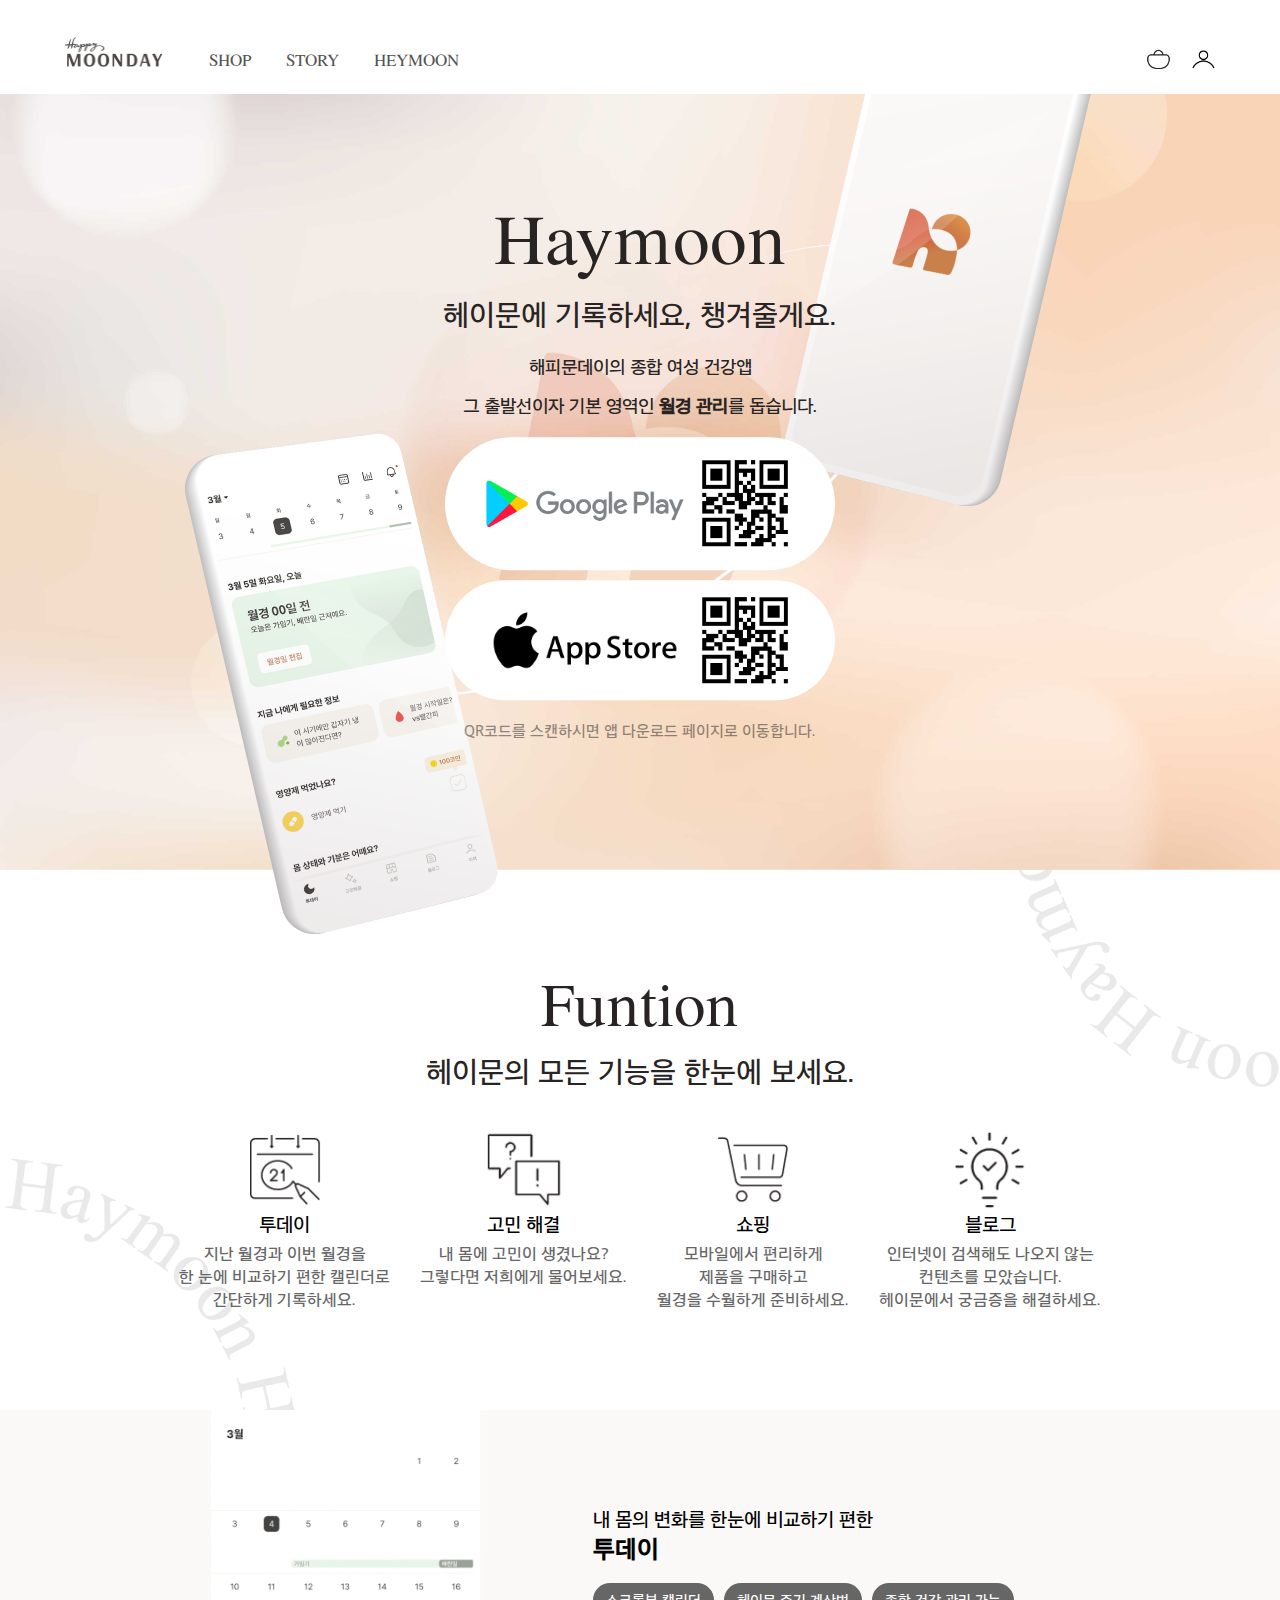
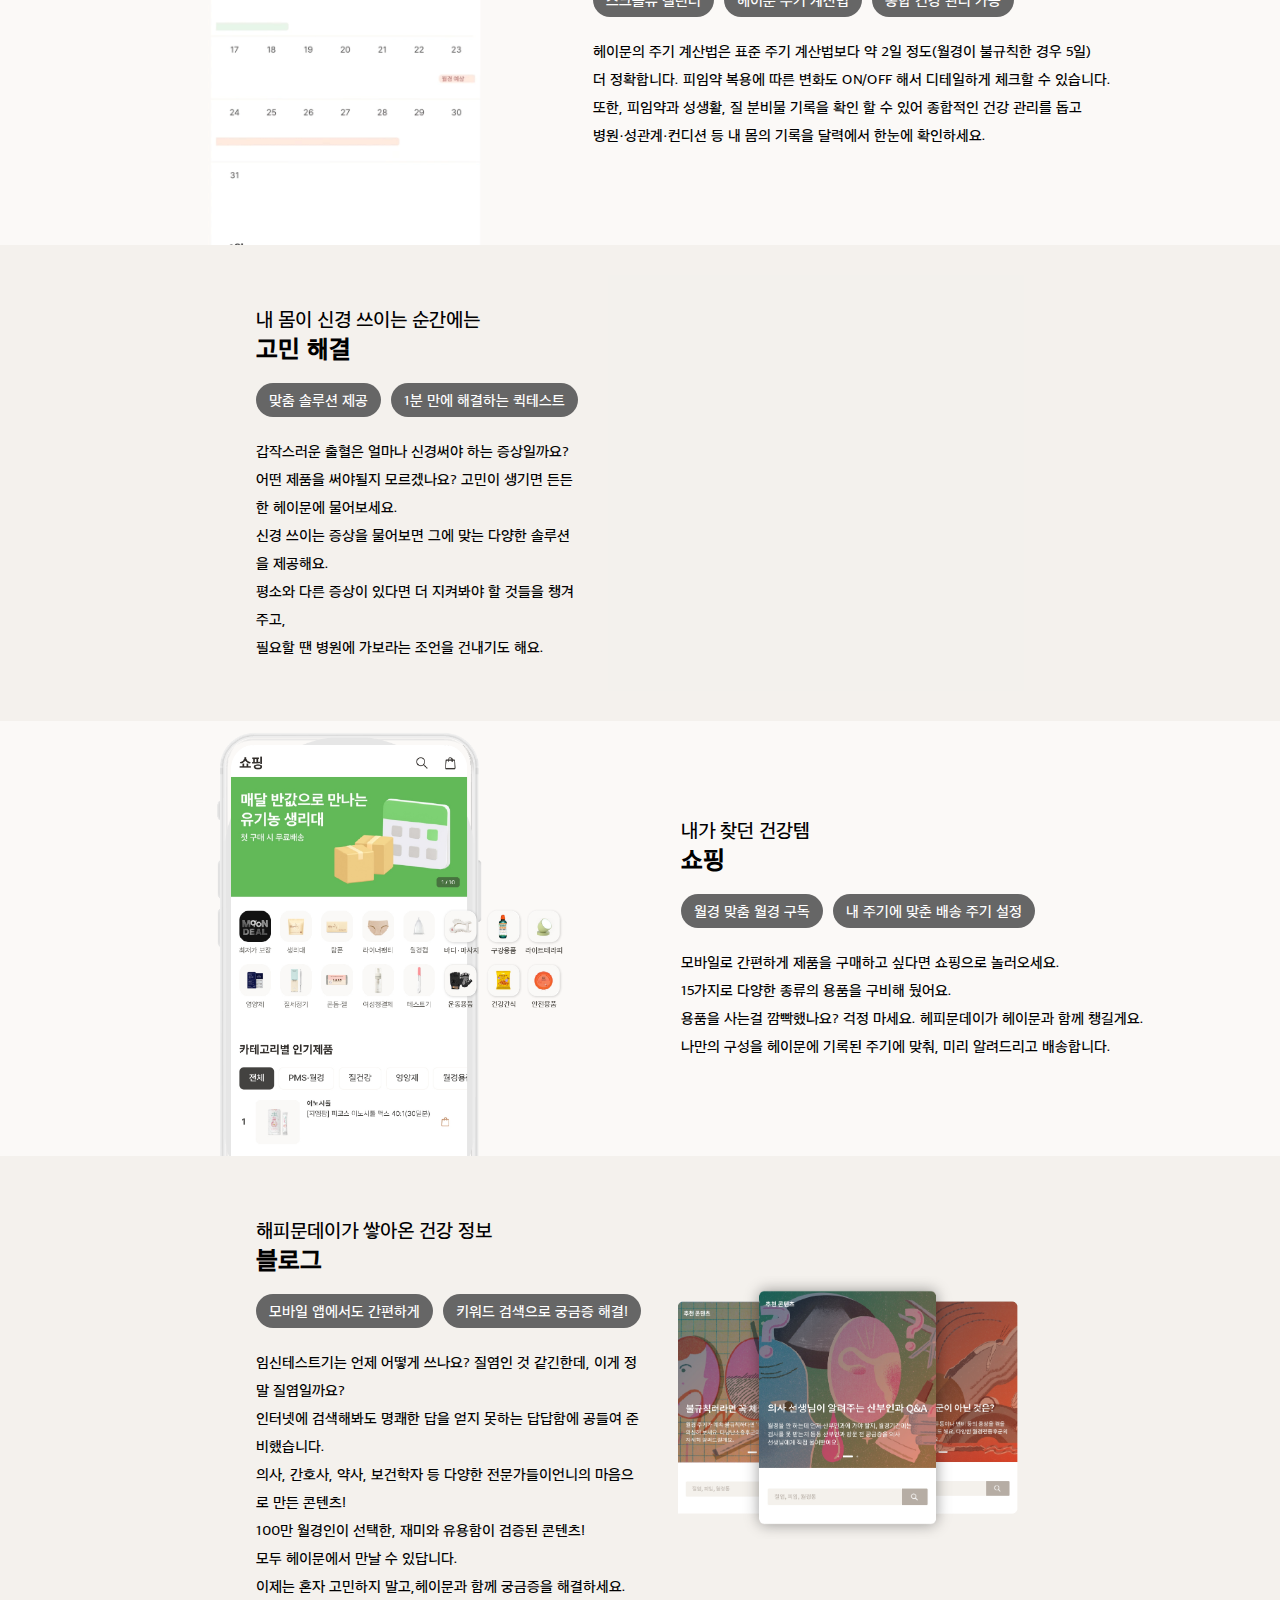
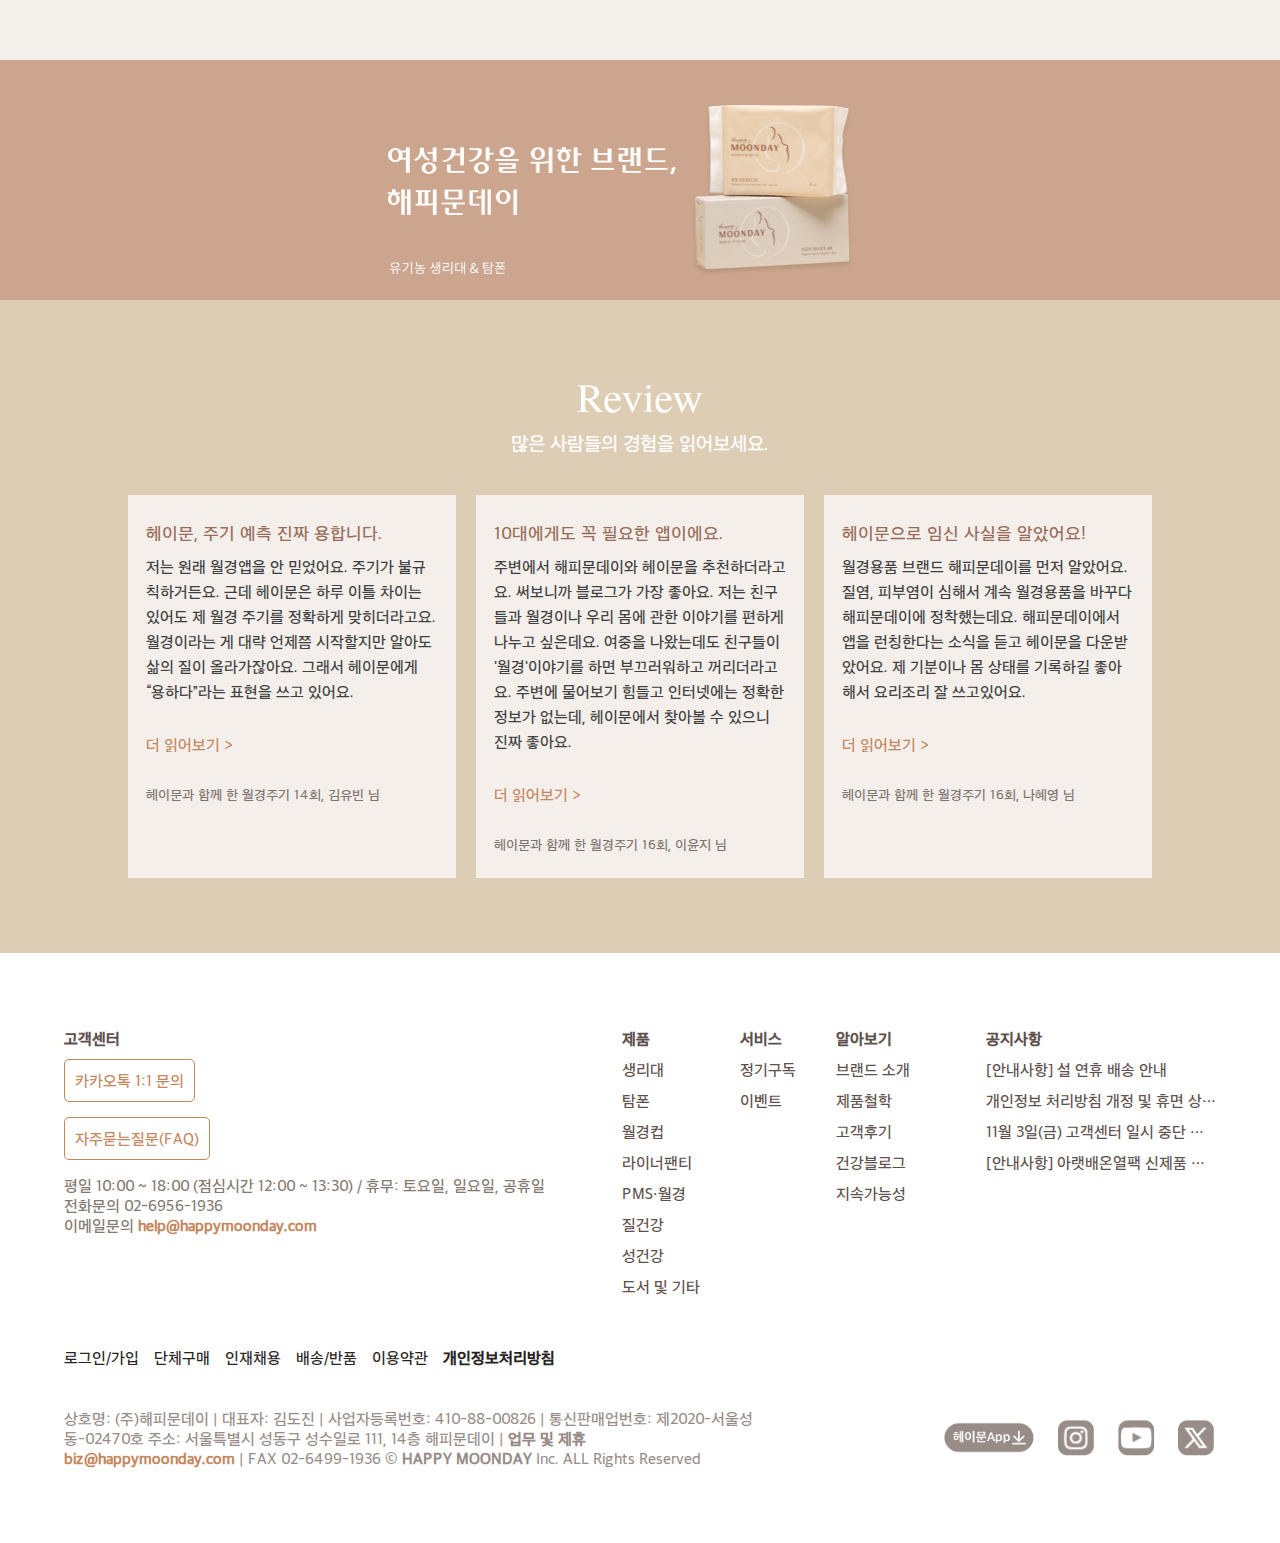
<file: index.html>
<!DOCTYPE html>
<html lang="ko">
<head>
    <meta charset="UTF-8">
    <meta name="viewport" content="width=device-width, initial-scale=1.0">
    <title>Heymoon</title>

    <link rel="stylesheet" href="style/style_mob.css">
    <link rel="stylesheet" href="style/style_tab.css">
    <link rel="stylesheet" href="style/style_pc.css">
    
    <link href="images/logo_m.png" rel="icon" type="image/png" sizes="32x32">
</head>
<body>
    <div id="wrapper">
        <header>
            <div class="wrap">
                <h1><a href="#"><img src="images/logo.png" alt="logo"></a></h1>
                <ul class="menu">
                    <li><a href="#">SHOP</a></li>
                    <li><a href="#">STORY</a></li>
                    <li><a href="#">HEYMOON</a></li>
                </ul>
                <div class="gnb">
                    <div class="con"><a href="#"><img src="images/header_sell.png" alt="장바구니 아이콘"></a></div>
                    <div class="con"><a href="#"><img src="images/header_me.png" alt="내정보 아이콘"></a></div>
                </div>
            </div>
        </header>

        <div class="banner">
            <div class="wrap">
                <div class="phone1"><img src="images/phone_right.png" alt="오른쪽"></div>
                <div class="phone2"><img src="images/phone_left.png" alt="왼쪽"></div>
                <div class="container">
                    <div class="text">
                        <h2>Haymoon</h2>
                        <h3>헤이문에 기록하세요, 챙겨줄게요.</h3>
                        <p>해피문데이의 종합 여성 건강앱</p>
                        <p>그 출발선이자 기본 영역인 <span>월경 관리</span>를 돕습니다.</p>
                    </div><!--text-->
                    <div class="qr">
                        <div class="con">
                            <a href="#">
                                <img class="code_logo" src="images/logo_google.webp" alt="구글플레이스토어 로고">
                                <img class="code" src="images/QR.png" alt="큐알코드">
                            </a>
                        </div>
                        <div class="con">
                            <a href="#">
                                <img class="code_logo" src="images/logo_app.png" alt="애플앱스토어 로고">
                                <img class="code" src="images/QR.png" alt="큐알코드">
                            </a>
                        </div>
                    </div><!--qr-->
                    <div class="guide m tab"><p>클릭하시면 앱 다운로드 페이지로 이동합니다.</p></div>
                    <div class="guide pc"><p>QR코드를 스캔하시면 앱 다운로드 페이지로 이동합니다.</p></div>
                </div>
            </div>
        </div><!--banner-->

        <div class="funtion">
            <div class="wrap">
                <div class="title">
                    <h3>Funtion</h3>
                    <p>헤이문의 모든 기능을 한눈에 보세요.</p>
                </div>
                <div class="con">
                    <div class="box">
                        <div class="img"><img src="images/Function_1.png" alt="달력 픽토그램"></div>
                        <div class="text">
                            <div class="tit">투데이</div>
                            <div class="txt">
                                지난 월경과 이번 월경을<br>
                                한 눈에 비교하기 편한 캘린더로<br class="tab pc"> 간단하게 기록하세요.
                            </div>
                        </div>
                    </div><!--box-->
                    <div class="box">
                        <div class="img"><img src="images/Function_2.png" alt="고민 픽토그램"></div>
                        <div class="text">
                            <div class="tit">고민 해결</div>
                            <div class="txt">
                                내 몸에 고민이 생겼나요?<br>
                                그렇다면 저희에게 물어보세요.
                            </div>
                        </div>
                    </div><!--box-->
                    <div class="box">
                        <div class="img"><img src="images/Function_3.png" alt="쇼핑 픽토그램"></div>
                        <div class="text">
                            <div class="tit">쇼핑</div>
                            <div class="txt">
                                모바일에서 편리하게<br class="tab pc"> 제품을 구매하고<br>
                                월경을 수월하게 준비하세요.
                            </div>
                        </div>
                    </div><!--box-->
                    <div class="box">
                        <div class="img"><img src="images/Function_4.png" alt="블로그 픽토그램"></div>
                        <div class="text">
                            <div class="tit">블로그</div>
                            <div class="txt">
                                인터넷이 검색해도 나오지 않는<br class="tab pc"> 컨텐츠를 모았습니다.<br>
                                헤이문에서 궁금증을 해결하세요.
                            </div>
                        </div>
                    </div><!--box-->
                </div><!--con-->
            </div>
        </div><!--funtion-->

        <div class="infor">
            <div class="wrap">
                <div class="box">
                    <div class="img"><img src="images/gif1.gif" alt="캘린더 안내 gif"></div>
                    <div class="text">
                        <div class="tit">
                            <p>내 몸의 변화를 한눈에 비교하기 편한</p>
                            <h4>투데이</h4>
                        </div>
                        <div class="keyword">
                            <div class="con">스크롤뷰 캘린더</div>
                            <div class="con">헤이문 주기 계산법</div>
                            <div class="con">종합 건강 관리 가능</div>
                        </div>
                        <div class="txt">
                            헤이문의 주기 계산법은 표준 주기 계산법보다 <br class="m">약 2일 정도(월경이 불규칙한 경우 5일)<br>
                            더 정확합니다. 피임약 복용에 따른 변화도<br class="m"> ON/OFF 해서 디테일하게 체크할 수 있습니다.<br>
                            또한, 피임약과 성생활, 질 분비물 기록을<br class="m"> 확인 할 수 있어 종합적인 건강 관리를 돕고<br>
                            병원·성관계·컨디션 등 내 몸의 기록을<br class="m"> 달력에서 한눈에 확인하세요.
                        </div>
                    </div><!--text-->
                </div><!--box-->
                <div class="box">
                    <div class="img"><img src="images/gif2.gif" alt="고민 해결 안내 gif"></div>
                    <div class="text">
                        <div class="tit">
                            <p>내 몸이 신경 쓰이는 순간에는</p>
                            <h4>고민 해결</h4>
                        </div>
                        <div class="keyword">
                            <div class="con">맞춤 솔루션 제공</div>
                            <div class="con">1분 만에 해결하는 퀵테스트</div>
                        </div>
                        <div class="txt">
                            갑작스러운 출혈은 얼마나 신경써야 하는 증상일까요?<br>
                            어떤 제품을 써야될지 모르겠나요? <br class="m">고민이 생기면 든든한 헤이문에 물어보세요.<br>
                            신경 쓰이는 증상을 물어보면 <br class="m">그에 맞는 다양한 솔루션을 제공해요.<br>
                            평소와 다른 증상이 있다면 <br class="m">더 지켜봐야 할 것들을 챙겨주고,<br>
                            필요할 땐 병원에 가보라는 조언을 건내기도 해요.
                        </div>
                    </div><!--text-->
                </div><!--box-->
                <div class="box">
                    <div class="img"><img src="images/shopping.png" alt="쇼핑 안내"></div>
                    <div class="text">
                        <div class="tit">
                            <p>내가 찾던 건강템</p>
                            <h4>쇼핑</h4>
                        </div>
                        <div class="keyword">
                            <div class="con">월경 맞춤 월경 구독</div>
                            <div class="con">내 주기에 맞춘 배송 주기 설정</div>
                        </div>
                        <div class="txt">
                            모바일로 간편하게 제품을 구매하고 싶다면 <br class="m">쇼핑으로 놀러오세요.<br>
                            15가지로 다양한 종류의 용품을 구비해 뒀어요.<br>
                            용품을 사는걸 깜빡했나요? 걱정 마세요.<br class="m"> 헤피문데이가 헤이문과 함께 챙길게요.<br>
                            나만의 구성을 헤이문에 기록된 주기에 맞춰, <br class="m">미리 알려드리고 배송합니다.
                        </div>
                    </div><!--text-->
                </div><!--box-->
                <div class="box">
                    <div class="img"><img src="images/blog.png" alt="블로그 안내"></div>
                    <div class="text">
                        <div class="tit">
                            <p>해피문데이가 쌓아온 건강 정보</p>
                            <h4>블로그</h4>
                        </div>
                        <div class="keyword">
                            <div class="con">모바일 앱에서도 간편하게</div>
                            <div class="con">키워드 검색으로 궁금증 해결!</div>
                        </div>
                        <div class="txt">
                            임신테스트기는 언제 어떻게 쓰나요?<br class="m"> 질염인 것 같긴한데, 이게 정말 질염일까요?<br>
                            인터넷에 검색해봐도 명쾌한 답을 얻지 못하는 답답함에 공들여 준비했습니다.<br>
                            의사, 간호사, 약사, 보건학자 등 다양한 전문가들이<br class="m">언니의 마음으로 만든 콘텐츠!<br>
                            100만 월경인이 선택한, 재미와 유용함이 검증된 콘텐츠!<br>
                            모두 헤이문에서 만날 수 있답니다.<br>
                            이제는 혼자 고민하지 말고,<br class="m">헤이문과 함께 궁금증을 해결하세요.
                        </div>
                    </div><!--text-->
                </div><!--box-->
            </div>
        </div><!--infor-->

        <div class="brand">
            <div class="wrap">
                <div class="img"><img src="images/brand.png" alt="브랜드 소개 이미지"></div>
            </div>
        </div>

        <div class="review">
            <div class="wrap">
                <div class="title">
                    <h3>Review</h3>
                    <p>많은 사람들의 경험을 읽어보세요.</p>
                </div>
                <div class="container">
                    <div class="box">
                        <div class="tit">헤이문, 주기 예측 진짜 용합니다.</div>
                        <div class="content">
                            저는 원래 월경앱을 안 믿었어요. 주기가 불규칙하거든요.
                            근데 헤이문은 하루 이틀 차이는 있어도 제 월경 주기를 정확하게 맞히더라고요.
                            월경이라는 게 대략 언제쯤 시작할지만 알아도 삶의 질이 올라가잖아요.
                            그래서 헤이문에게 “용하다”라는 표현을 쓰고 있어요.
                        </div>
                        <div class="link"><a href="#">더 읽어보기 ></a></div>
                        <div class="user">헤이문과 함께 한 월경주기 14회, 김유빈 님</div>
                    </div>
                    <div class="box">
                        <div class="tit">10대에게도 꼭 필요한 앱이에요.</div>
                        <div class="content">
                            주변에서 해피문데이와 헤이문을 추천하더라고요. 
                            써보니까 블로그가 가장 좋아요. 저는 친구들과 월경이나
                            우리 몸에 관한 이야기를 편하게 나누고 싶은데요.
                            여중을 나왔는데도 친구들이 '월경'이야기를 하면 부끄러워하고 꺼리더라고요.
                            주변에 물어보기 힘들고 인터넷에는 정확한 정보가 없는데,
                            헤이문에서 찾아볼 수 있으니 진짜 좋아요.                            </div>
                        <div class="link"><a href="#">더 읽어보기 ></a></div>
                        <div class="user">헤이문과 함께 한 월경주기 16회, 이윤지 님</div>
                    </div>
                    <div class="box">
                        <div class="tit">헤이문으로 임신 사실을 알았어요!</div>
                        <div class="content">
                            월경용품 브랜드 해피문데이를 먼저 알았어요.
                            질염, 피부염이 심해서 계속 월경용품을 바꾸다 해피문데이에 정착했는데요.
                            해피문데이에서 앱을 런칭한다는 소식을 듣고 헤이문을 다운받았어요.
                            제 기분이나 몸 상태를 기록하길 좋아해서 요리조리 잘 쓰고있어요.
                            </div>
                        <div class="link"><a href="#">더 읽어보기 ></a></div>
                        <div class="user">헤이문과 함께 한 월경주기 16회, 나혜영 님</div>
                    </div>
                </div><!--container-->
            </div><!--wrap-->
        </div><!--review-->

        <footer>
            <div class="wrap">
                <div class="first">
                    <div class="customer">
                        <div class="tit">고객센터</div>
                        <div class="btn">
                            <div class="box"><a href="#">카카오톡 1:1 문의</a></div>
                            <div class="box"><a href="#">자주묻는질문(FAQ)</a></div>
                        </div>
                        <div class="notion">
                            평일 10:00 ~ 18:00 (점심시간 12:00 ~ 13:30) / 휴무: 토요일, 일요일, 공휴일<br>
                            전화문의 02-6956-1936   <br>이메일문의 <a href="#">help@happymoonday.com</a>
                        </div>
                    </div><!--customer-->
                    <div class="all_menu">
                        <div class="box">
                            <div class="tit">제품</div>
                            <ul>
                                <li><a href="#">생리대</a></li>
                                <li><a href="#">탐폰</a></li>
                                <li><a href="#">월경컵</a></li>
                                <li><a href="#">라이너팬티</a></li>
                                <li><a href="#">PMS·월경</a></li>
                                <li><a href="#">질건강</a></li>
                                <li><a href="#">성건강</a></li>
                                <li><a href="#">도서 및 기타</a></li>
                            </ul>
                        </div>
                        <div class="box">
                            <div class="tit">서비스</div>
                            <ul>
                                <li><a href="#">정기구독</a></li>
                                <li><a href="#">이벤트</a></li>
                            </ul>
                        </div>
                        <div class="box">
                            <div class="tit">알아보기</div>
                            <ul>
                                <li><a href="#">브랜드 소개</a></li>
                                <li><a href="#">제품철학</a></li>
                                <li><a href="#">고객후기</a></li>
                                <li><a href="#">건강블로그</a></li>
                                <li><a href="#">지속가능성</a></li>
                            </ul>
                        </div>
                    </div><!--all-->
                    <div class="alarm">
                        <div class="tit">공지사항</div>
                        <ul>
                            <li><a href="#">[안내사항] 설 연휴 배송 안내</a></li>
                            <li><a href="#">개인정보 처리방침 개정 및 휴면 상태 해제 안내</a></li>
                            <li><a href="#">11월 3일(금) 고객센터 일시 중단 안내</a></li>
                            <li><a href="#">[안내사항] 아랫배온열팩 신제품 출시 및 변경사항</a></li>
                        </ul>
                    </div>
                </div><!--frist-->
                <div class="second">
                    <ul>
                        <li><a href="#">로그인/가입</a></li>
                        <li><a href="#">단체구매</a></li>
                        <li><a href="#">인재채용</a></li>
                        <li><a href="#">배송/반품</a></li>
                        <li><a href="#">이용약관</a></li>
                        <li><a href="#">개인정보처리방침</a></li>
                    </ul>
                </div>
                <div class="third">
                    <div class="copy">
                        상호명: (주)해피문데이 | 대표자: 김도진 | 사업자등록번호: 410-88-00826 | 통신판매업번호: 제2020-서울성동-02470호
                        주소: 서울특별시 성동구 성수일로 111, 14층 해피문데이 | <span>업무 및 제휴 <a href="#">biz@happymoonday.com</a></span> | FAX 02-6499-1936
                        © <span>HAPPY MOONDAY</span> Inc. ALL Rights Reserved
                    </div>
                    <div class="sns">
                        <div class="con"><a href="#"><img src="images/app_down.png" alt="앱다운"></a></div>
                        <div class="con"><a href="#"><img src="images/sns_i.png" alt="인스타그램"></a></div>
                        <div class="con"><a href="#"><img src="images/sns_y.png" alt="유튜브"></a></div>
                        <div class="con"><a href="#"><img src="images/sns_x.png" alt="트위터"></a></div>
                    </div>
                </div>
            </div><!--wrap-->
        </footer>
    </div><!--wrapper-->
</body>
</html>
</file>
<file: style/style_mob.css>
*{margin: 0; padding: 0;background-repeat: no-repeat; box-sizing: border-box;}
ul, ol{list-style: none;}
a{text-decoration: none; color: inherit;}
img{display: block; max-width: 100%;}
button{background-color: transparent; border: none; cursor: pointer;}
input{background-color: transparent; border: none;}

.tab{display: none;}
.pc{display: none;}
.m{display: block;}

#wrapper{min-width: 320px; background-color: white;}

@font-face{
    font-family: "times";
    src: url(../font/TimesNewerRoman/TimesNewerRoman-Bold.otf) format("opentype");
    src: url(../font/TimesNewerRoman/TimesNewerRoman-BoldItalic.otf) format("opentype");
    src: url(../font/TimesNewerRoman/TimesNewerRoman-Italic.otf) format("opentype");
    src: url(../font/TimesNewerRoman/TimesNewerRoman-Regular.otf) format("opentype");
}

@font-face{
    font-family: "apple";
    src: url(../font/AppleSDGothicNeo/AppleSDGothicNeoB.ttf) format("truetype");
    src: url(../font/AppleSDGothicNeo/AppleSDGothicNeoEB.ttf) format("truetype");
    src: url(../font/AppleSDGothicNeo/AppleSDGothicNeoH.ttf) format("truetype");
    src: url(../font/AppleSDGothicNeo/AppleSDGothicNeoL.ttf) format("truetype");
    src: url(../font/AppleSDGothicNeo/AppleSDGothicNeoM.ttf) format("truetype");
}

header{background-color: white; width: 100%; position: fixed; left: 0; top: 0; z-index: 100;} 
header .wrap{
    width: 90%;
    margin: 10px auto;
    display: flex;
    align-items: center;
}
header .wrap h1{margin-top: 10px;}
header .wrap h1 a{display: block; width: 100px;}
header .wrap h1 img{width: 160px;}
header .wrap .menu{
    display: flex;
    color: #535353;
    font-size: 14px;
    font-family: "times";
    margin-top: 30px;
    margin-left: auto;
}
header .wrap .menu li{padding: 0 5px;}
header .wrap .menu li:hover{color: #c5875d;}
header .wrap .gnb{display: flex; gap: 10px; margin-left: auto; margin-top: 25px;}
header .wrap .gnb .con a{display: block; width: 25px;}
header .wrap .gnb .con img{width: 30px;}

.banner{margin-top: 70px;}
.banner .wrap{
    width: 100%;
    height: 500px;
    position: relative;
    background-image: url(../images/Banner_m.jpg);
    background-size: cover;
    background-position: center center;
    padding: 105px 0;
    color: #282423;
}
@keyframes fadeInLeft{
    0% {
        opacity: 0;
        transform: translate3d(-100%, 0, 0);
    }
    to {
        opacity: 1;
        transform: translateZ(0);
    }
}
@keyframes fadeInRight{
    0% {
        opacity: 0;
        transform: translate3d(100%, 0, 0);
    }
    to {
        opacity: 1;
        transform: translateZ(0);
    }
}
.banner .wrap .phone1{position: absolute; top: -8%; right: 1%; z-index: 1; animation: fadeInRight 1s;}
.banner .wrap .phone1 img{width: 150px;}
.banner .wrap .phone2{position: absolute; bottom: -8%; left: 2%; z-index: 1; animation: fadeInLeft 1s;}
.banner .wrap .phone2 img{width: 150px;}
.banner .wrap .container{z-index: 5; position: absolute; left: 50%; top: 50%; transform: translate(-50%, -50%);}
.banner .wrap .text{text-align: center; margin-bottom: 20px; white-space: nowrap; }
.banner .wrap .text h2{font-size: 45px; font-family: "times"; font-weight: 100;}
.banner .wrap .text h3{margin-bottom: 20px; font-size: 23px; font-family: "apple"; font-weight: 100;}
.banner .wrap .text p{margin-bottom: 14px; font-size: 16px; font-family: "apple"; font-weight: 100;}
.banner .wrap .text p span{font-weight: bold;}
.banner .wrap .qr{display: flex; flex-direction: column; gap: 10px; align-items: center; margin-bottom: 20px;}
.banner .wrap .qr .con a{
    display: inline-block;
    padding: 10px 40px 10px 40px;
    background-color: white;
    border-radius: 100px;
}
.banner .wrap .qr .con a img{width: 100px; margin: 0 auto;}
.banner .wrap .qr .con a .code{display: none;}
.banner .wrap .guide{text-align: center; font-family: "apple"; font-weight: 100%; opacity: 50%;}
.banner .wrap .guide p{font-size: 16px;}


.funtion{
    width: 100%;
    background-image: url(../images/Function_bg_m.jpg);
    background-size: cover;
    background-position: center center;
}
.funtion .wrap{
    width: 90%;
    margin: 0 auto;
    padding: 75px 0;
    display: flex;
    flex-direction: column;
    align-items: center;
}
.funtion .wrap .title{color: #282423; text-align: center; margin-bottom: 40px;}
.funtion .wrap .title h3{font-size: 40px; font-family: "times"; font-weight: 100;}
.funtion .wrap .title p{font-size: 20px; font-family: "apple"; font-weight: 100;}
.funtion .wrap .con .box{display: flex; gap: 20px; margin-bottom: 20px;}
.funtion .wrap .con .box:last-child{margin-bottom: 0;}
.funtion .wrap .con .box .img{width: 40px;}
.funtion .wrap .con .box .img img{width: 100%;}
.funtion .wrap .con .box .text{font-family: "apple";}
.funtion .wrap .con .box .tit{font-size: 20px; margin-bottom: 5px;}
.funtion .wrap .con .box .txt{font-size: 15px; color: #666;}


.infor .wrap{width: 100%;}
.infor .wrap .box{width: 100%; background-color: #fbf9f7;}
.infor .wrap .box:nth-child(even){background-color: #f4f1ed;}
.infor .wrap .box .img{width: 100%; margin: 0 auto;}
.infor .wrap .box .img img{width: 400px; margin: 0 auto;}
.infor .wrap .box:nth-child(3) .img{width: 400px; margin: 0 auto; padding-top: 50px;}
.infor .wrap .box:nth-child(4) .img{width: 100%; margin: 0 auto; padding-top: 50px;}
.infor .wrap .box:nth-child(4) .img img{width: 500px; margin: 0 auto;}
.infor .wrap .box .text{text-align: center; font-family: "apple"; padding: 50px 0; width: 90%; margin: 0 auto;}
.infor .wrap .box .text .tit{margin-bottom: 20px;}
.infor .wrap .box .text .tit p{font-size: 20px; font-weight: 100; margin-bottom: 1;}
.infor .wrap .box .text .tit h4{font-size: 25px;}
.infor .wrap .box .keyword{display: flex; justify-content: center; gap: 10px; margin-bottom: 20px; font-size: 15px;}
.infor .wrap .box .keyword .con{background-color: #666; font-weight: 100; padding: 7px 13px; color: white; border-radius: 99px;} 
.infor .wrap .box .txt{font-size: 16px; line-height: 31px;}

.brand .wrap{width: 100%; background-color: #cba58d;}
.brand .wrap .img{width: 100%; margin: 0 auto;}
.brand .wrap .img img{width: 562px; margin: 0 auto;}

.review{width: 100%; background-color: #decdb5;}
.review .wrap{padding: 75px 0;}
.review .wrap .title{color: white; text-align: center; margin-bottom: 40px;}
.review .wrap .title h3{font-size: 40px; font-family: "times"; font-weight: 100;}
.review .wrap .title p{font-size: 20px; font-family: "apple"; font-weight: 100;}
.review .wrap .container .box{
    width: 80%;
    margin: 0 auto;
    margin-bottom: 20px;
    background-color: #f4efeb;
    font-family: "apple";
    padding: 25px 18px 25px 18px;
    font-size: 16px;
}
.review .wrap .container .box .tit{font-size: 18px; margin-bottom: 10px; color: #986c58;}
.review .wrap .container .box .content{margin-bottom: 30px; color: #3f3f3f; line-height: 25px;}
.review .wrap .container .box .link{margin-bottom: 30px; color: #c5875d;}
.review .wrap .container .box .link:hover{text-decoration: underline;}
.review .wrap .container .box .user{font-size: 14px; color: #7c746e;}

footer{width: 100%; background-color: white;}
footer .wrap{width: 90%; margin: 0 auto; padding: 75px 0; font-family: "apple"; color: #5e514d; font-weight: 100; font-size: 14px;}
footer .wrap .first{display: flex; flex-direction: column; margin-bottom: 40px;}
footer .wrap .first .customer{padding-bottom: 40px; order: 1;}
footer .wrap .first .customer .tit{font-weight: bold; margin-bottom: 10px;}
footer .wrap .first .customer .btn .box{color: #c5875d;}
footer .wrap .first .customer .btn .box a{
    display: inline-block;
    padding: 10px 10px;
    border: 1px solid #c5875d;
    border-radius: 5px;
    margin-bottom: 15px;
}
footer .wrap .first .customer .notion{color: #83786f; line-height: 20px;}
footer .wrap .first .customer .notion a{color: #c5875d; font-weight: bold;}
footer .wrap .first .customer .notion a:hover{color: #83786f;}
footer .wrap .first .all_menu{display: flex; gap: 30px; white-space: nowrap; justify-content: space-between; order: 3;}
footer .wrap .first .all_menu .box .tit{font-weight: bold; margin-bottom: 10px;}
footer .wrap .first .all_menu .box ul li{margin-bottom: 10px;}
footer .wrap .first .alarm{order: 2;}
footer .wrap .first .alarm .tit{font-weight: bold; margin-bottom: 10px;}
footer .wrap .first .alarm ul li{
    margin-bottom: 10px;
    white-space: nowrap;
    overflow: hidden;
    text-overflow: ellipsis;
    width: 230px;
}

footer .wrap .second{margin-bottom: 40px; color: #282423;}
footer .wrap .second ul{display: flex; gap: 15px; align-content:flex-start; flex-wrap:wrap; overflow:auto;}
footer .wrap .second ul li{white-space: nowrap;}
footer .wrap .second ul li:last-child{font-weight: bold;}

footer .wrap .third .copy{margin-bottom: 20px; color: #978C87; line-height: 20px;}
footer .wrap .third .copy span{font-weight: bold;}
footer .wrap .third .copy a{color: #c5875d;}
footer .wrap .third .copy a:hover{color: #978C87;}
footer .wrap .third .sns{display: flex; gap: 20px;}
footer .wrap .third .sns .con img{width: 40px;}
footer .wrap .third .sns .con:first-child{display: flex; align-items: center;}
footer .wrap .third .sns .con:first-child img{width: 94px;}

/*mobile 밑줄*/
footer .wrap .first .customer{
    border-bottom: 1px solid #F4F1ED;
}
footer .wrap .first .alarm{
    padding: 40px 0 40px 0;
    border-bottom: 1px solid #F4F1ED;
}
footer .wrap .first .all_menu{
    padding: 40px 0 40px 0;
    border-bottom: 1px solid #F4F1ED;
}
</file>
<file: style/style_tab.css>
@media (min-width: 1190px)  {
    .infor .wrap .box{
        width: 80%;
        margin: 0 auto;
        display: flex;
        gap: 30px;
    }
    .infor .wrap .box .img{width: 120%; display: flex; align-items: center;}
    .infor .wrap .box .img img{width: 100%;}
    .infor .wrap .box:nth-child(even){flex-direction: row-reverse; width: 100%; padding: 10px 20%;}
    .infor .wrap .box:first-child .img{width: 70%; margin: unset;}
    .infor .wrap .box:nth-child(3) .img{width: 100%; margin: unset;  padding-top: unset;}
    .infor .wrap .box:nth-child(3) .img img{width: 70%; height: unset;}
    .infor .wrap .box:nth-child(4) .img{padding-top: unset; margin: unset;}
    .infor .wrap .box .text{text-align: left; font-family: "apple"; padding: 50px 0; display: flex; flex-direction: column; justify-content: center;}
    .infor .wrap .box .text .tit{margin-bottom: 20px;}
    .infor .wrap .box .text .tit p{font-size: 20px; font-weight: 100; margin-bottom: 1;}
    .infor .wrap .box .text .tit h4{font-size: 25px;}
    .infor .wrap .box .keyword{white-space: nowrap; justify-content: left;}
    .infor .wrap .box .keyword .con{background-color: #666; font-weight: 100; padding: 7px 13px; color: white; border-radius: 99px;} 
    .infor .wrap .box .txt{font-size: 15px; line-height: 28px;}
}
@media (min-width: 770px)  {
    .m{display: none;}
    .pc{display: none;}
    .tab{display: block;}

    header .wrap{
        width: 90%;
        margin: 20px auto;
        display: flex;
        align-items: center;
    }
    header .wrap h1 img{width: 160px;}
    header .wrap .menu{
        display: flex;
        color: #535353;
        font-size: 17px;
        gap: 25px;
        font-family: "times";
        margin: 30px 0 0 40px;
    }
    header .wrap .menu li:hover{color: #c5875d;}
    header .wrap .gnb{display: flex; gap: 20px; margin-left: auto; margin-top: 25px;}
    header .wrap .gnb .con img{width: 30px;}
    

    .banner .wrap{
        height: 650px;
        background-image: url(../images/Banner_tab.jpg);
    }
    .banner .wrap .phone1{position: absolute; top: -8%; right: 5%; z-index: 1;}
    .banner .wrap .phone1 img{width: 300px;}
    .banner .wrap .phone2{position: absolute; bottom: -8%; left: 5%; z-index: 1;}
    .banner .wrap .phone2 img{width: 300px;}

    .funtion{
        width: 100%;
        background-image: url(../images/Function_bg_pc.png);
        background-size: cover;
        background-position: center center;
        padding: 100px 0;
    }
    .funtion .wrap{
        width: 80%;
        margin: 0 auto;
        display: unset;
        background-image: unset;
        background-size: unset;
        background-position: unset;
    }
    .funtion .wrap .title h3{font-size: 60px;}
    .funtion .wrap .title p{font-size: 30px; font-weight: 100;}
    .funtion .wrap .con{display: flex; justify-content: center;}
    .funtion .wrap .con .box{
        display: flex;
        flex-direction: column;
        align-items: center;
        gap: unset;
        margin-bottom: unset;
        margin-right: 30px;
    }
    .funtion .wrap .con .box:last-child{margin-bottom: unset; margin-right: 0;}
    .funtion .wrap .con .box .text{font-family: "apple"; text-align: center;}
    .funtion .wrap .con .box .tit{font-size: 20px; margin-bottom: 5px;}
    .funtion .wrap .con .box .txt{font-size: 17px; color: #666;}
    .funtion .wrap .con .box .img{width: 80px;}
    .funtion .wrap .con .box .img img{width: 100%;}

    .infor .wrap{width: 100%; background-color: #fbf9f7;}

    .review .wrap .container{
        display: flex;
        gap: 20px;
        width: 90%;
        margin: 0 auto;
    }
    .review .wrap .container .box{
        width: 80%;
        margin: 0 auto;
        margin-bottom: unset;
        background-color: #f4efeb;
        font-family: "apple";
        padding: 25px 18px 25px 18px;
        font-size: 16px;
    }
    .review .wrap .container .box .tit{font-size: 18px; margin-bottom: 10px; color: #986c58;}
    .review .wrap .container .box .content{margin-bottom: 30px; color: #3f3f3f; line-height: 25px;}
    .review .wrap .container .box .link{margin-bottom: 30px; color: #c5875d;}
    .review .wrap .container .box .link:hover{text-decoration: underline;}
    .review .wrap .container .box .user{font-size: 14px; color: #7c746e;}

    footer .wrap{width: 90%; font-size: 16px;}
    footer .wrap .first{flex-direction: unset; gap: 20px;}
    footer .wrap .first .customer{padding-bottom: 40px; order: unset;}
    footer .wrap .first .customer .tit{font-weight: bold; margin-bottom: 10px;}
    footer .wrap .first .customer .btn .box{color: #c5875d;}
    footer .wrap .first .customer .btn .box a{
        display: inline-block;
        padding: 10px 10px;
        border: 1px solid #c5875d;
        border-radius: 5px;
        margin-bottom: 15px;
    }
    footer .wrap .first .customer .notion{color: #83786f; line-height: 20px;}
    footer .wrap .first .customer .notion a{color: #c5875d; font-weight: bold;}
    footer .wrap .first .customer .notion a:hover{color: #83786f;}
    footer .wrap .first .all_menu{display: flex; gap: 40px; white-space: nowrap; justify-content: unset; order: unset; margin-left: auto;}
    footer .wrap .first .alarm{order: unset; margin-left: auto;}

    footer .wrap .third{display: flex; justify-content: space-between;}
    footer .wrap .third .copy{margin-bottom: unset; width: 60%;}
    footer .wrap .third .sns{display: flex; gap: 20px;}
    footer .wrap .third .sns .con{display: flex; align-items: center;}
    footer .wrap .third .sns .con img{width: 40px;}
        
    /*mobile 밑줄*/
    footer .wrap .first .customer{
        border-bottom: unset;
    }
    footer .wrap .first .alarm{
        padding: unset;
        border-bottom: unset;
    }
    footer .wrap .first .all_menu{
        padding: unset;
        border-bottom: unset;
    }
}
</file>
<file: style/style_pc.css>
@media (min-width: 1200px)  {
    .m{display: none;}
    .tab{display: none;}
    .pc{display: block;}

    .banner .wrap{
        height: 800px;
        background-image: url(../images/Banner_pc.jpg);
    }
    .banner .wrap .phone1{position: absolute; top: -8%; right: 14%; z-index: 1;}
    .banner .wrap .phone1 img{width: 328px;}
    .banner .wrap .phone2{position: absolute; bottom: -8%; left: 14%; z-index: 1;}
    .banner .wrap .phone2 img{width: 328px;}

    .banner .wrap .text h2{font-size: 70px; font-family: "times";}
    .banner .wrap .text h3{margin-bottom: 20px; font-size: 30px; font-family: "apple"; font-weight: 100;}
    .banner .wrap .text p{margin-bottom: 14px; font-size: 19px; font-family: "apple"; font-weight: 100;}
    .banner .wrap .guide{font-size: 19px;}

    .banner .wrap .qr .con a{
        display: flex;
        gap: 10px;
        padding: 10px 40px 10px 40px;
        background-color: white;
        border-radius: 100px;
        align-items: center;
    }
    .banner .wrap .qr .con a img{width: unset;}
    .banner .wrap .qr .con a .code_logo{width: 200px;}
    .banner .wrap .qr .con a .code{display: flex; width: 100px; height: 100px;}

    .funtion .wrap{width: 80%;}

    .review .wrap .container{
        width: 80%;
    }
}
</file>
